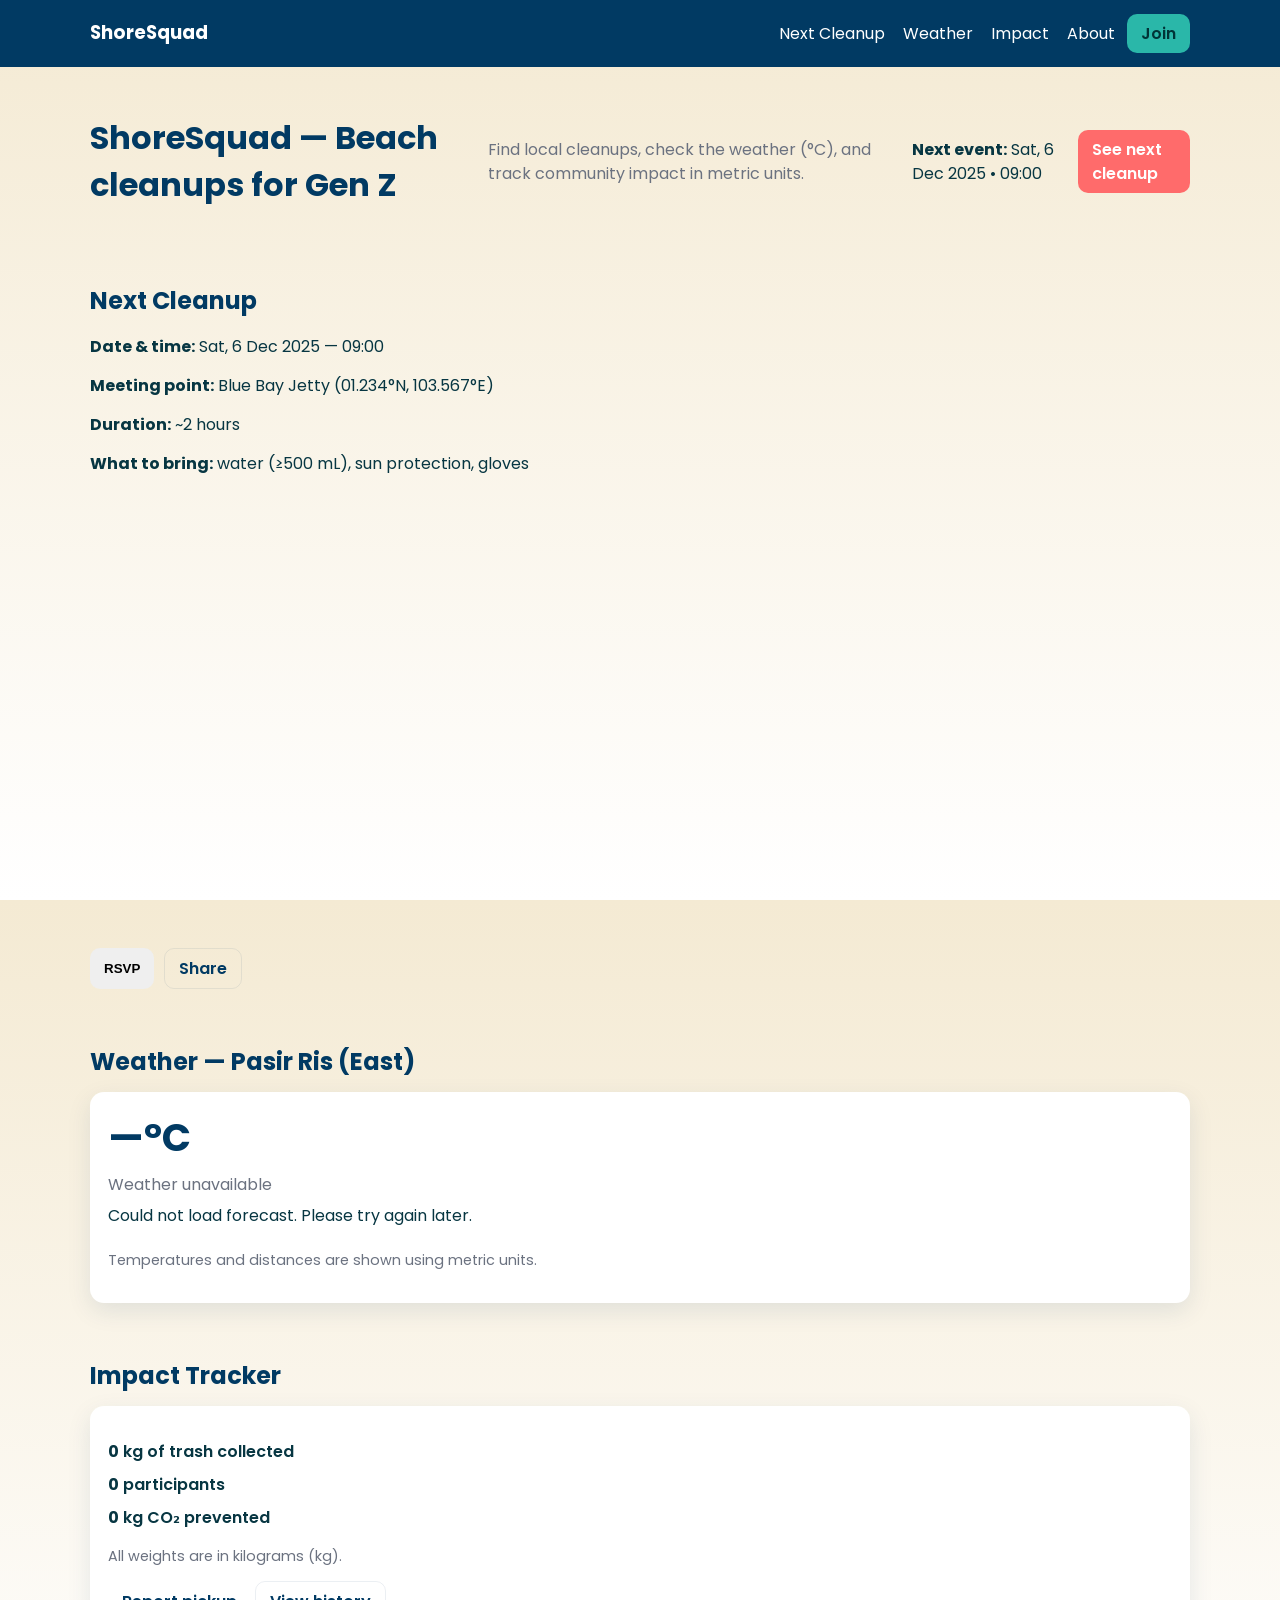
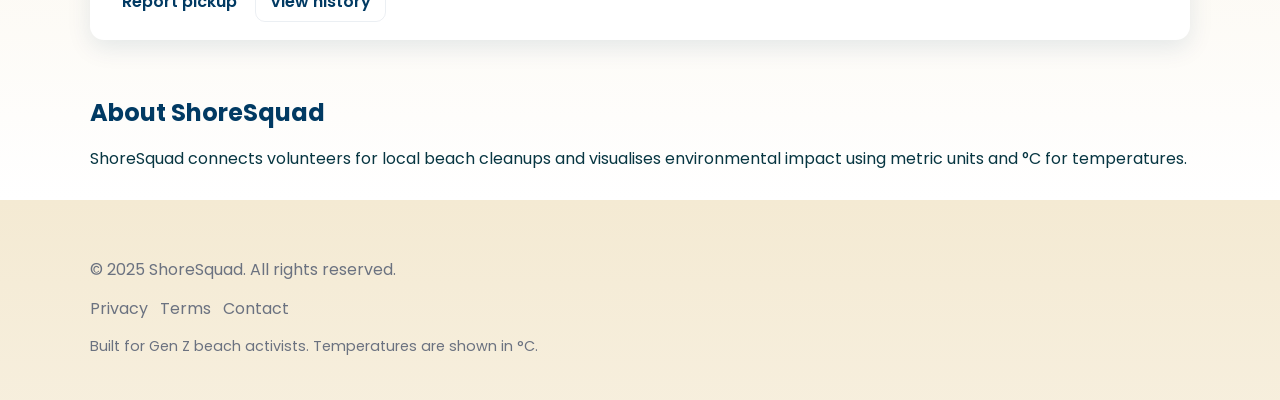
<file: index.html>
<!DOCTYPE html>
<html lang="en">
<head>
    <meta charset="UTF-8">
    <meta name="viewport" content="width=device-width, initial-scale=1.0">
    <title>ShoreSquad</title>
    <link rel="stylesheet" href="styles.css">
    <style>
        /* Responsive Google Map wrapper: full width on mobile, taller on desktop */
        .map-responsive{position:relative;overflow:hidden;padding-bottom:56.25%;margin:16px 0;border-radius:10px}
        .map-responsive iframe{position:absolute;top:0;left:0;width:100%;height:100%;border:0;border-radius:10px}
        @media (min-width:900px){
            .map-responsive{padding-bottom:40%;}
        }
    </style>
</head>
<body>
    <header>
        <nav class="navbar" role="navigation" aria-label="Main navigation">
            <div class="container nav-inner">
                <a class="logo" href="#">ShoreSquad</a>
                <button class="nav-toggle" aria-controls="main-menu" aria-expanded="false">Menu</button>
                <ul id="main-menu" class="nav-menu">
                    <li><a href="#next-cleanup">Next Cleanup</a></li>
                    <li><a href="#weather">Weather</a></li>
                    <li><a href="#impact">Impact</a></li>
                    <li><a href="#about">About</a></li>
                </ul>
                <a class="btn btn-primary" href="#join">Join</a>
            </div>
        </nav>

        <div class="hero container" role="banner">
            <h1>ShoreSquad — Beach cleanups for Gen Z</h1>
            <p class="lead">Find local cleanups, check the weather (°C), and track community impact in metric units.</p>
            <p><strong>Next event:</strong> <span id="hero-next-event">Sat, 6 Dec 2025 • 09:00</span></p>
            <a class="btn btn-cta" href="#next-cleanup">See next cleanup</a>
        </div>
    </header>

    <main>
        <section id="next-cleanup" class="next-cleanup container" aria-labelledby="next-cleanup-heading">
            <h2 id="next-cleanup-heading">Next Cleanup</h2>
            <p><strong>Date &amp; time:</strong> <time datetime="2025-12-06T09:00">Sat, 6 Dec 2025 — 09:00</time></p>
            <p><strong>Meeting point:</strong> Blue Bay Jetty (01.234°N, 103.567°E)</p>
            <p><strong>Duration:</strong> ~2 hours</p>
            <p><strong>What to bring:</strong> water (≥500 mL), sun protection, gloves</p>
            <!-- Responsive Google Map centered on Pasir Ris Park (1.381497,103.955574) with a labelled pin -->
            <div class="map-responsive" aria-hidden="false">
                <iframe
                    title="Map: Next Cleanup at Pasir Ris Park"
                    src="https://maps.google.com/maps?q=Next+Cleanup@1.381497,103.955574&z=16&output=embed&hl=en"
                    loading="lazy"
                    referrerpolicy="no-referrer-when-downgrade"
                    aria-label="Map showing Next Cleanup location at Pasir Ris Park">
                </iframe>
            </div>

            <div class="actions">
                <button id="rsvp-button" class="btn">RSVP</button>
                <a href="#" class="btn btn-secondary">Share</a>
            </div>
        </section>

        <section id="weather" class="weather container" aria-labelledby="weather-heading">
            <h2 id="weather-heading">Weather — Pasir Ris (East)</h2>
            <div class="weather-card card" role="group" aria-label="Current weather">
                <div class="temp"><span id="temp-value">—</span>°C</div>
                <div class="conditions">Loading weather…</div>
                <div class="details"></div>
                <p class="note small">Temperatures and distances are shown using metric units.</p>
            </div>
        </section>

        <section id="impact" class="impact container" aria-labelledby="impact-heading">
            <h2 id="impact-heading">Impact Tracker</h2>
            <div class="card">
                <ul class="impact-stats">
                    <li><strong id="kg-collected">0</strong> kg of trash collected</li>
                    <li><strong id="participants-count">0</strong> participants</li>
                    <li><strong id="co2-saved">0</strong> kg CO₂ prevented</li>
                </ul>
                <p class="small">All weights are in kilograms (kg).</p>
                <div class="impact-actions">
                    <a class="btn" href="#report">Report pickup</a>
                    <a class="btn btn-secondary" href="#history">View history</a>
                </div>
            </div>
        </section>

        <section id="about" class="about container" aria-labelledby="about-heading">
            <h2 id="about-heading">About ShoreSquad</h2>
            <p>ShoreSquad connects volunteers for local beach cleanups and visualises environmental impact using metric units and °C for temperatures.</p>
        </section>
    </main>

    <footer class="site-footer" role="contentinfo">
        <div class="container">
            <p>&copy; 2025 ShoreSquad. All rights reserved.</p>
            <nav aria-label="Footer navigation">
                <ul class="footer-links">
                    <li><a href="#privacy">Privacy</a></li>
                    <li><a href="#terms">Terms</a></li>
                    <li><a href="#contact">Contact</a></li>
                </ul>
            </nav>
            <p class="small">Built for Gen Z beach activists. Temperatures are shown in °C.</p>
        </div>
    </footer>

    <script src="app.js"></script>
</body>
</html>
</file>
<file: styles.css>
/* Modern, mobile-first styles for ShoreSquad */
@import url('https://fonts.googleapis.com/css2?family=Poppins:wght@300;400;600;700&display=swap');

:root{
    --ocean: #013a63; /* deep ocean blue */
    --teal: #2ab7a9;  /* teal accent */
    --sand: #f4ead3;  /* warm sand background */
    --coral: #ff6b6b; /* coral for buttons */
    --muted: #6b7280;
    --card-shadow: 0 8px 24px rgba(1,58,99,0.10);
    --radius: 14px;
    --container-max: 1100px;
}

/* Reset / base */
*{box-sizing:border-box}
html,body{height:100%}
body{
    margin:0;
    font-family: 'Poppins', system-ui, -apple-system, 'Segoe UI', Roboto, Arial;
    background: linear-gradient(180deg,var(--sand) 0%, #fff 100%);
    color:#073642;
    -webkit-font-smoothing:antialiased;
    -moz-osx-font-smoothing:grayscale;
    line-height:1.45;
}

.container{
    width:94%;
    max-width:var(--container-max);
    margin:0 auto;
}

/* Navbar */
.navbar{background:var(--ocean);color:white}
.nav-inner{display:flex;align-items:center;gap:12px;padding:14px 0}
.logo{color:white;text-decoration:none;font-weight:700;font-size:1.15rem}
.nav-toggle{margin-left:auto;background:transparent;border:1px solid rgba(255,255,255,0.12);color:white;padding:6px 10px;border-radius:8px}
.nav-menu{display:none;list-style:none;padding:0;margin:0}
.nav-menu li{margin:8px 0}
.nav-menu a{color:white;text-decoration:none}
.btn{display:inline-block;padding:8px 14px;border-radius:10px;text-decoration:none;border:none;cursor:pointer;font-weight:600}
.btn-primary{background:var(--teal);color:#003437}
.btn-cta{background:var(--coral);color:white}
.btn-secondary{background:transparent;color:var(--ocean);border:1px solid rgba(1,58,99,0.08)}

/* Hero */
.hero{padding:36px 0;text-align:center}
.hero .lead{color:var(--muted);max-width:720px;margin:12px auto}

/* Sections */
main section{padding:28px 0}
section h2{margin:0 0 12px 0;color:var(--ocean)}

/* Cards */
.card, .weather-card, .about-card{
    background:white;border-radius:var(--radius);box-shadow:var(--card-shadow);padding:18px
}
.weather-card{display:flex;flex-direction:column;gap:8px}
.temp{font-size:2.4rem;font-weight:700;color:var(--ocean)}
.conditions{color:var(--muted)}

.impact-stats{list-style:none;padding:0;display:flex;flex-direction:column;gap:10px}
.impact-stats li{font-weight:600}

/* Responsive map wrapper (keeps the iframe responsive) */
.map-responsive{position:relative;overflow:hidden;padding-bottom:56.25%}
.map-responsive iframe{position:absolute;top:0;left:0;width:100%;height:100%;border:0}

/* Actions */
.actions{margin-top:12px;display:flex;gap:10px;flex-wrap:wrap}

/* Footer */
.site-footer{background:transparent;padding:28px 0;color:var(--muted)}
.footer-links{list-style:none;padding:0;display:flex;gap:12px}
.footer-links a{text-decoration:none;color:var(--muted)}

/* Larger screens */
@media (min-width:720px){
    .nav-toggle{display:none}
    .nav-menu{display:flex;margin-left:auto;gap:18px}
    .nav-menu li{margin:0}
    .hero{display:flex;align-items:center;justify-content:space-between;text-align:left;padding:48px 0}
    .hero .container{display:flex;align-items:center;gap:24px}
}

@media (min-width:900px){
    .two-col{display:grid;grid-template-columns:1fr 1fr;gap:24px;align-items:start}
    .map-responsive{padding-bottom:40%}
}

/* Small niceties */
a{color:var(--ocean)}
h1{color:var(--ocean);margin:0}
.small{font-size:0.9rem;color:var(--muted)}

.text-center{text-align:center}
</file>
